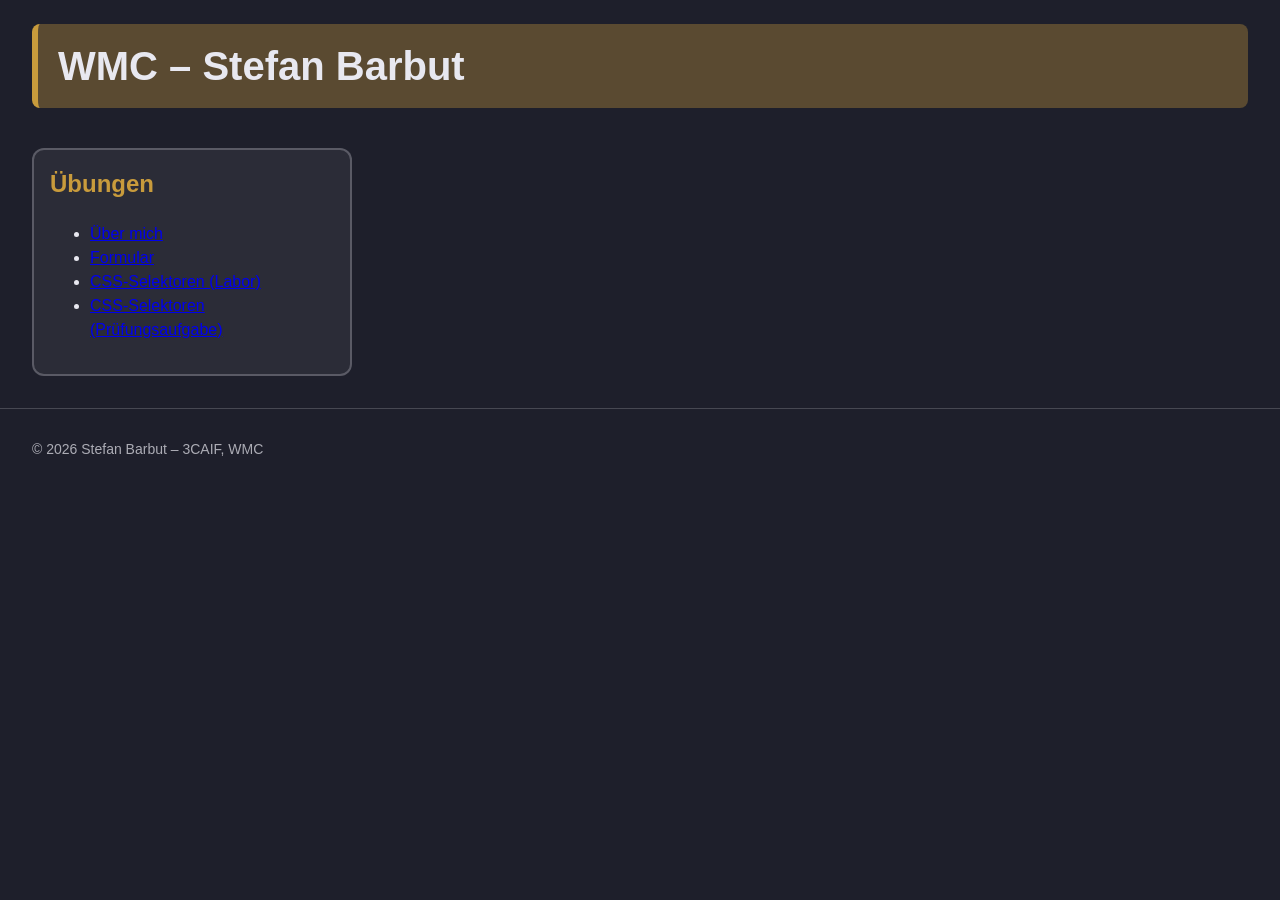
<file: index.html>
<!DOCTYPE html>
<html lang="de">
<head>
    <meta charset="UTF-8">
    <meta name="viewport" content="width=device-width, initial-scale=1.0">
    <title>WMC – Stefan Barbut</title>
    <link rel="stylesheet" href="style.css">
</head>
<body>
    <header>
        <h1>WMC – Stefan Barbut</h1>
    </header>

    <main class="inhalt">
        <section class="karte">
            <h2>Übungen</h2>
            <ul>
                <li><a href="mini-uebung/index.html">Über mich</a></li>
                <li><a href="formular-uebung/index.html">Formular</a></li>
                <li><a href="css-selektoren/demo.html">CSS-Selektoren (Labor)</a></li>
                <li><a href="css-selektoren/loesung.html">CSS-Selektoren (Prüfungsaufgabe)</a></li>
            </ul>
        </section>
    </main>

    <footer>
        <p>&copy; 2026 Stefan Barbut – 3CAIF, WMC</p>
    </footer>
</body>
</html>
</file>
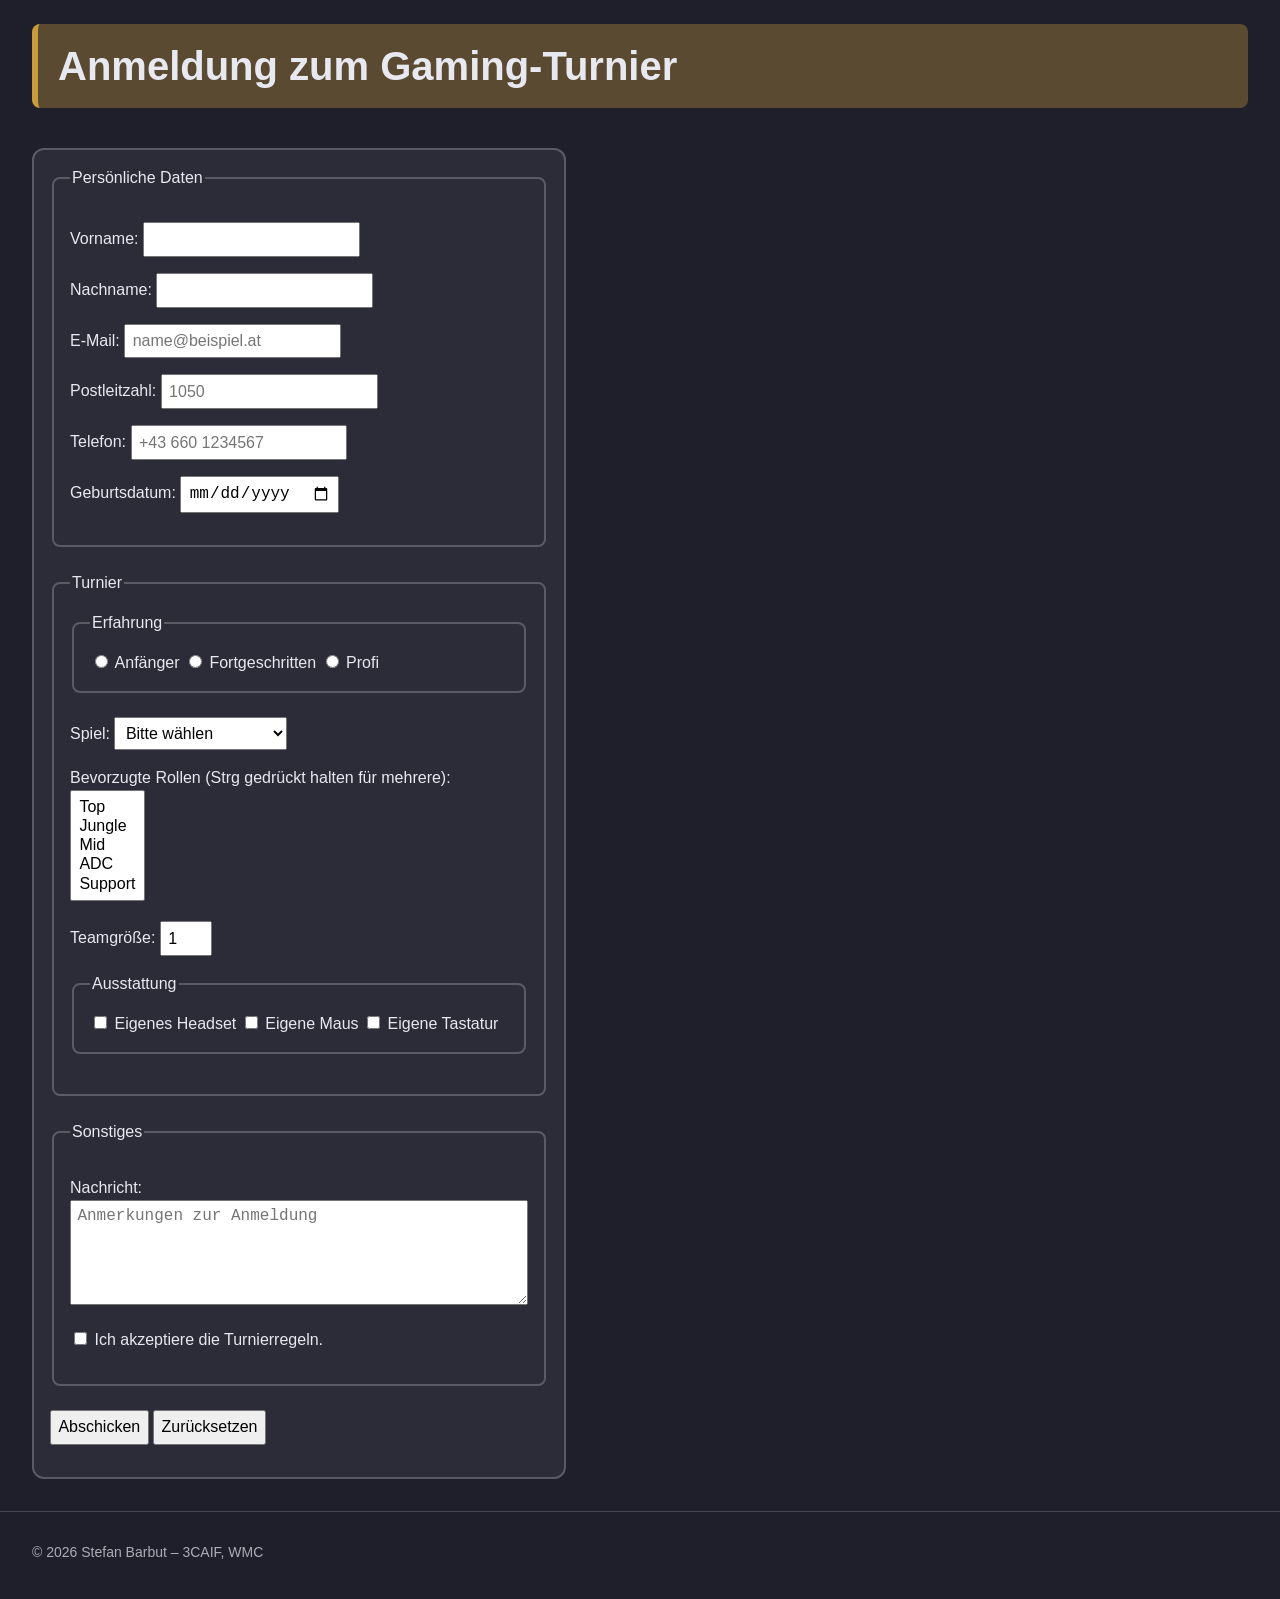
<file: formular-uebung/index.html>
<!DOCTYPE html>
<html lang="de">
<head>
    <meta charset="UTF-8">
    <meta name="viewport" content="width=device-width, initial-scale=1.0">
    <title>Formular-Übung – Stefan Barbut</title>
    <link rel="stylesheet" href="../style.css">
</head>
<body>
    <header>
        <h1>Anmeldung zum Gaming-Turnier</h1>
    </header>

    <main class="inhalt">
        <!-- mailto: öffnet den Mailclient, ?subject= setzt den Betreff -->
        <form class="karte formular" action="mailto:stefan.barbut@outlook.com?subject=Anmeldung%20Gaming-Turnier" method="post" enctype="text/plain">

            <fieldset>
                <legend>Persönliche Daten</legend>

                <!-- Texteingabe (Pflichtfeld) -->
                <p>
                    <label for="vorname">Vorname:</label>
                    <input type="text" id="vorname" name="vorname" required>
                </p>
                <p>
                    <label for="nachname">Nachname:</label>
                    <input type="text" id="nachname" name="nachname" required>
                </p>

                <!-- Weiteres Eingabefeld: E-Mail (Pflichtfeld) -->
                <p>
                    <label for="email">E-Mail:</label>
                    <input type="email" id="email" name="email" placeholder="name@beispiel.at" required>
                </p>

                <!-- Pattern-Matching: Postleitzahl mit genau 4 Ziffern -->
                <p>
                    <label for="plz">Postleitzahl:</label>
                    <input type="text" id="plz" name="plz" pattern="[0-9]{4}" title="Genau 4 Ziffern, z. B. 1050" placeholder="1050" required>
                </p>

                <!-- Pattern-Matching: Telefonnummer -->
                <p>
                    <label for="telefon">Telefon:</label>
                    <input type="tel" id="telefon" name="telefon" pattern="\+?[0-9 ]{7,15}" title="7 bis 15 Ziffern, optional mit + am Anfang" placeholder="+43 660 1234567">
                </p>

                <!-- Weiteres Eingabefeld: Datum -->
                <p>
                    <label for="geburtsdatum">Geburtsdatum:</label>
                    <input type="date" id="geburtsdatum" name="geburtsdatum" required>
                </p>
            </fieldset>

            <fieldset>
                <legend>Turnier</legend>

                <!-- Radiobuttons: gleicher name = eine Gruppe, eigener value = eine Option -->
                <fieldset>
                    <legend>Erfahrung</legend>
                    <input type="radio" id="anfaenger" name="erfahrung" value="Anfaenger" required>
                    <label for="anfaenger">Anfänger</label>
                    <input type="radio" id="fortgeschritten" name="erfahrung" value="Fortgeschritten">
                    <label for="fortgeschritten">Fortgeschritten</label>
                    <input type="radio" id="profi" name="erfahrung" value="Profi">
                    <label for="profi">Profi</label>
                </fieldset>

                <!-- Dropdown -->
                <p>
                    <label for="spiel">Spiel:</label>
                    <select id="spiel" name="spiel" required>
                        <option value="">Bitte wählen</option>
                        <option value="League of Legends">League of Legends</option>
                        <option value="Valorant">Valorant</option>
                        <option value="Rocket League">Rocket League</option>
                        <option value="Geometry Dash">Geometry Dash</option>
                    </select>
                </p>

                <!-- Mehrfachauswahl -->
                <p>
                    <label for="rollen">Bevorzugte Rollen (Strg gedrückt halten für mehrere):</label><br>
                    <select id="rollen" name="rollen" multiple size="5">
                        <option value="Top">Top</option>
                        <option value="Jungle">Jungle</option>
                        <option value="Mid">Mid</option>
                        <option value="ADC">ADC</option>
                        <option value="Support">Support</option>
                    </select>
                </p>

                <!-- Weiteres Eingabefeld: Zahl -->
                <p>
                    <label for="teamgroesse">Teamgröße:</label>
                    <input type="number" id="teamgroesse" name="teamgroesse" min="1" max="5" value="1">
                </p>

                <!-- Checkboxen -->
                <fieldset>
                    <legend>Ausstattung</legend>
                    <input type="checkbox" id="headset" name="ausstattung" value="Headset">
                    <label for="headset">Eigenes Headset</label>
                    <input type="checkbox" id="maus" name="ausstattung" value="Maus">
                    <label for="maus">Eigene Maus</label>
                    <input type="checkbox" id="tastatur" name="ausstattung" value="Tastatur">
                    <label for="tastatur">Eigene Tastatur</label>
                </fieldset>
            </fieldset>

            <fieldset>
                <legend>Sonstiges</legend>

                <!-- Mehrzeiliges Textfeld -->
                <p>
                    <label for="nachricht">Nachricht:</label><br>
                    <textarea id="nachricht" name="nachricht" rows="5" cols="40" placeholder="Anmerkungen zur Anmeldung"></textarea>
                </p>

                <!-- Checkbox als Pflichtfeld -->
                <p>
                    <input type="checkbox" id="regeln" name="regeln" value="akzeptiert" required>
                    <label for="regeln">Ich akzeptiere die Turnierregeln.</label>
                </p>
            </fieldset>

            <p>
                <button type="submit">Abschicken</button>
                <button type="reset">Zurücksetzen</button>
            </p>
        </form>
    </main>

    <footer>
        <p>&copy; 2026 Stefan Barbut – 3CAIF, WMC</p>
    </footer>
</body>
</html>
</file>
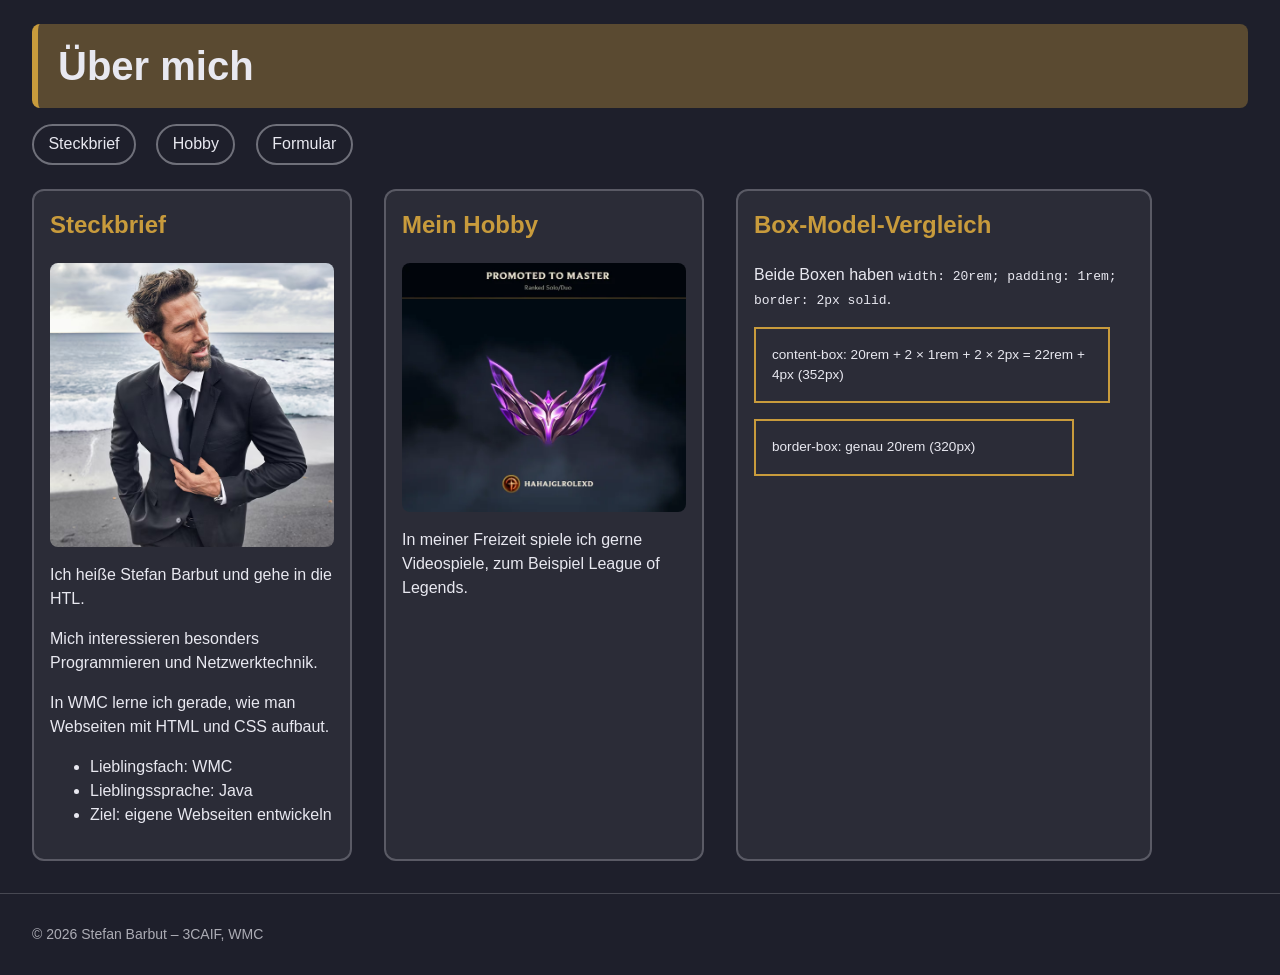
<file: mini-uebung/index.html>
<!DOCTYPE html>
<html lang="de">
<head>
    <meta charset="UTF-8">
    <meta name="viewport" content="width=device-width, initial-scale=1.0">
    <title>Über mich – Stefan Barbut</title>
    <link rel="stylesheet" href="../style.css">
</head>
<body>
    <header>
        <h1>Über mich</h1>
        <nav>
            <a href="#steckbrief">Steckbrief</a>
            <a href="#hobby">Hobby</a>
            <a href="../formular-uebung/index.html">Formular</a>
        </nav>
    </header>

    <main class="inhalt">
        <article id="steckbrief" class="karte">
            <h2>Steckbrief</h2>
            <img src="bilder/profilbild.avif" alt="Porträtfoto von Stefan Barbut" class="bild">
            <p>Ich heiße Stefan Barbut und gehe in die HTL.</p>
            <p>Mich interessieren besonders Programmieren und Netzwerktechnik.</p>
            <p>In WMC lerne ich gerade, wie man Webseiten mit HTML und CSS aufbaut.</p>
            <ul>
                <li>Lieblingsfach: WMC</li>
                <li>Lieblingssprache: Java</li>
                <li>Ziel: eigene Webseiten entwickeln</li>
            </ul>
        </article>

        <aside id="hobby" class="karte">
            <h2>Mein Hobby</h2>
            <img src="bilder/hobby.webp" alt="Screenshot aus dem Spiel League of Legends" class="bild">
            <p>In meiner Freizeit spiele ich gerne Videospiele, zum Beispiel League of Legends.</p>
        </aside>

        <section class="karte box-demo">
            <h2>Box-Model-Vergleich</h2>
            <p>Beide Boxen haben <code>width: 20rem; padding: 1rem; border: 2px solid</code>.</p>
            <div class="demo content-box">content-box: 20rem + 2 × 1rem + 2 × 2px = 22rem + 4px (352px)</div>
            <div class="demo border-box">border-box: genau 20rem (320px)</div>
        </section>
    </main>

    <footer>
        <p>&copy; 2026 Stefan Barbut – 3CAIF, WMC</p>
    </footer>
</body>
</html>
</file>
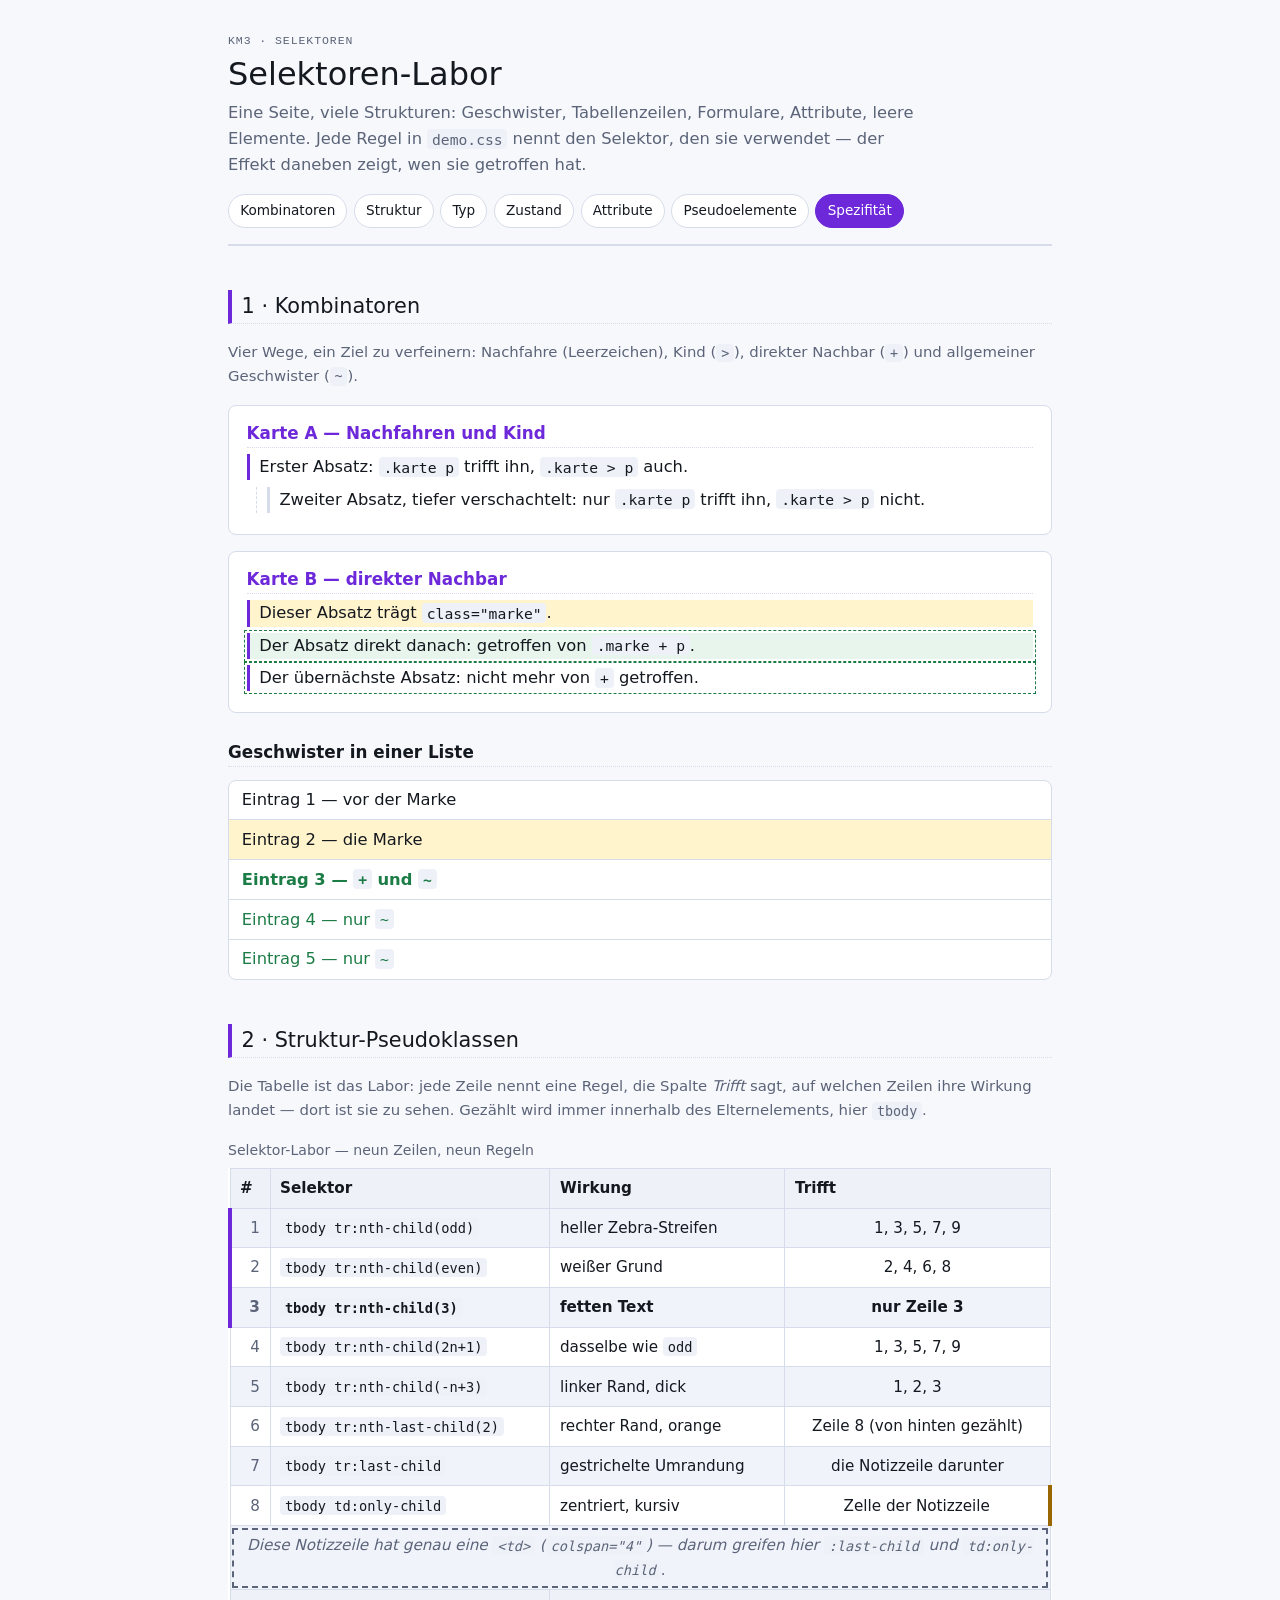
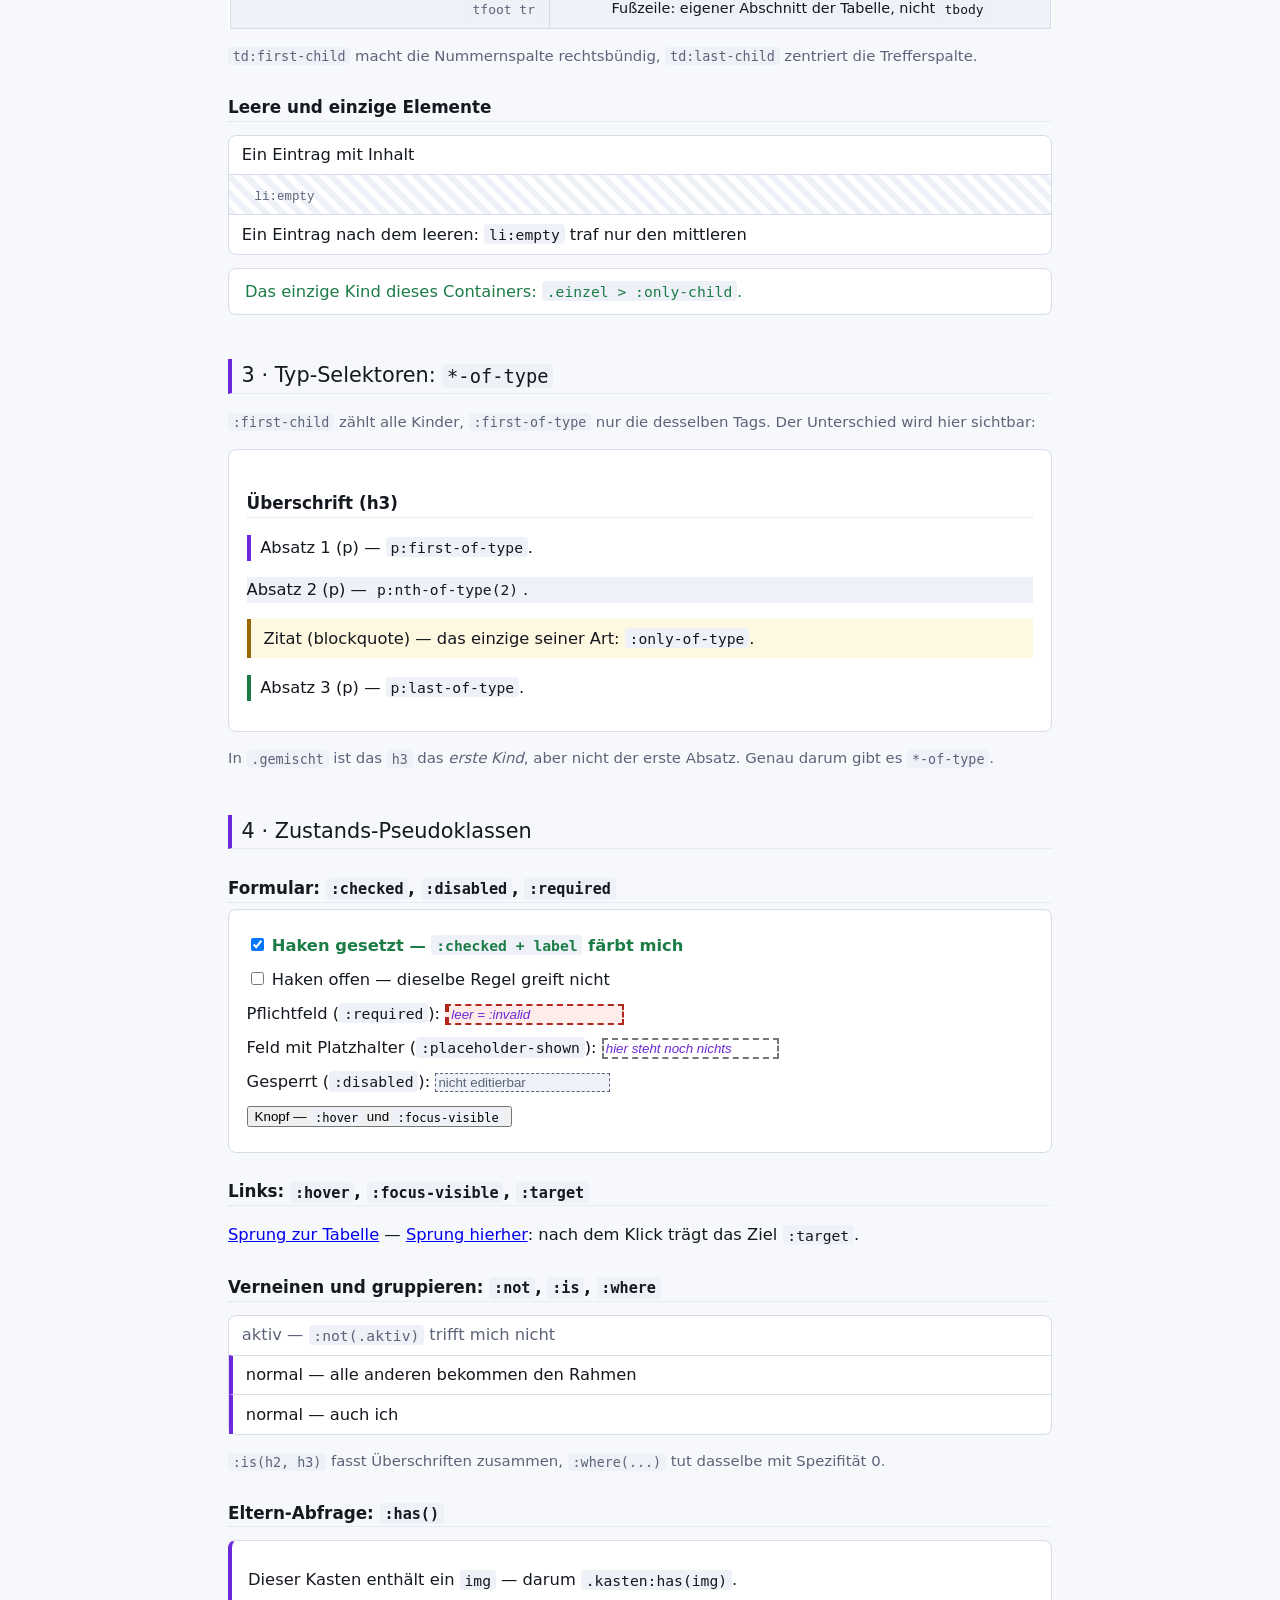
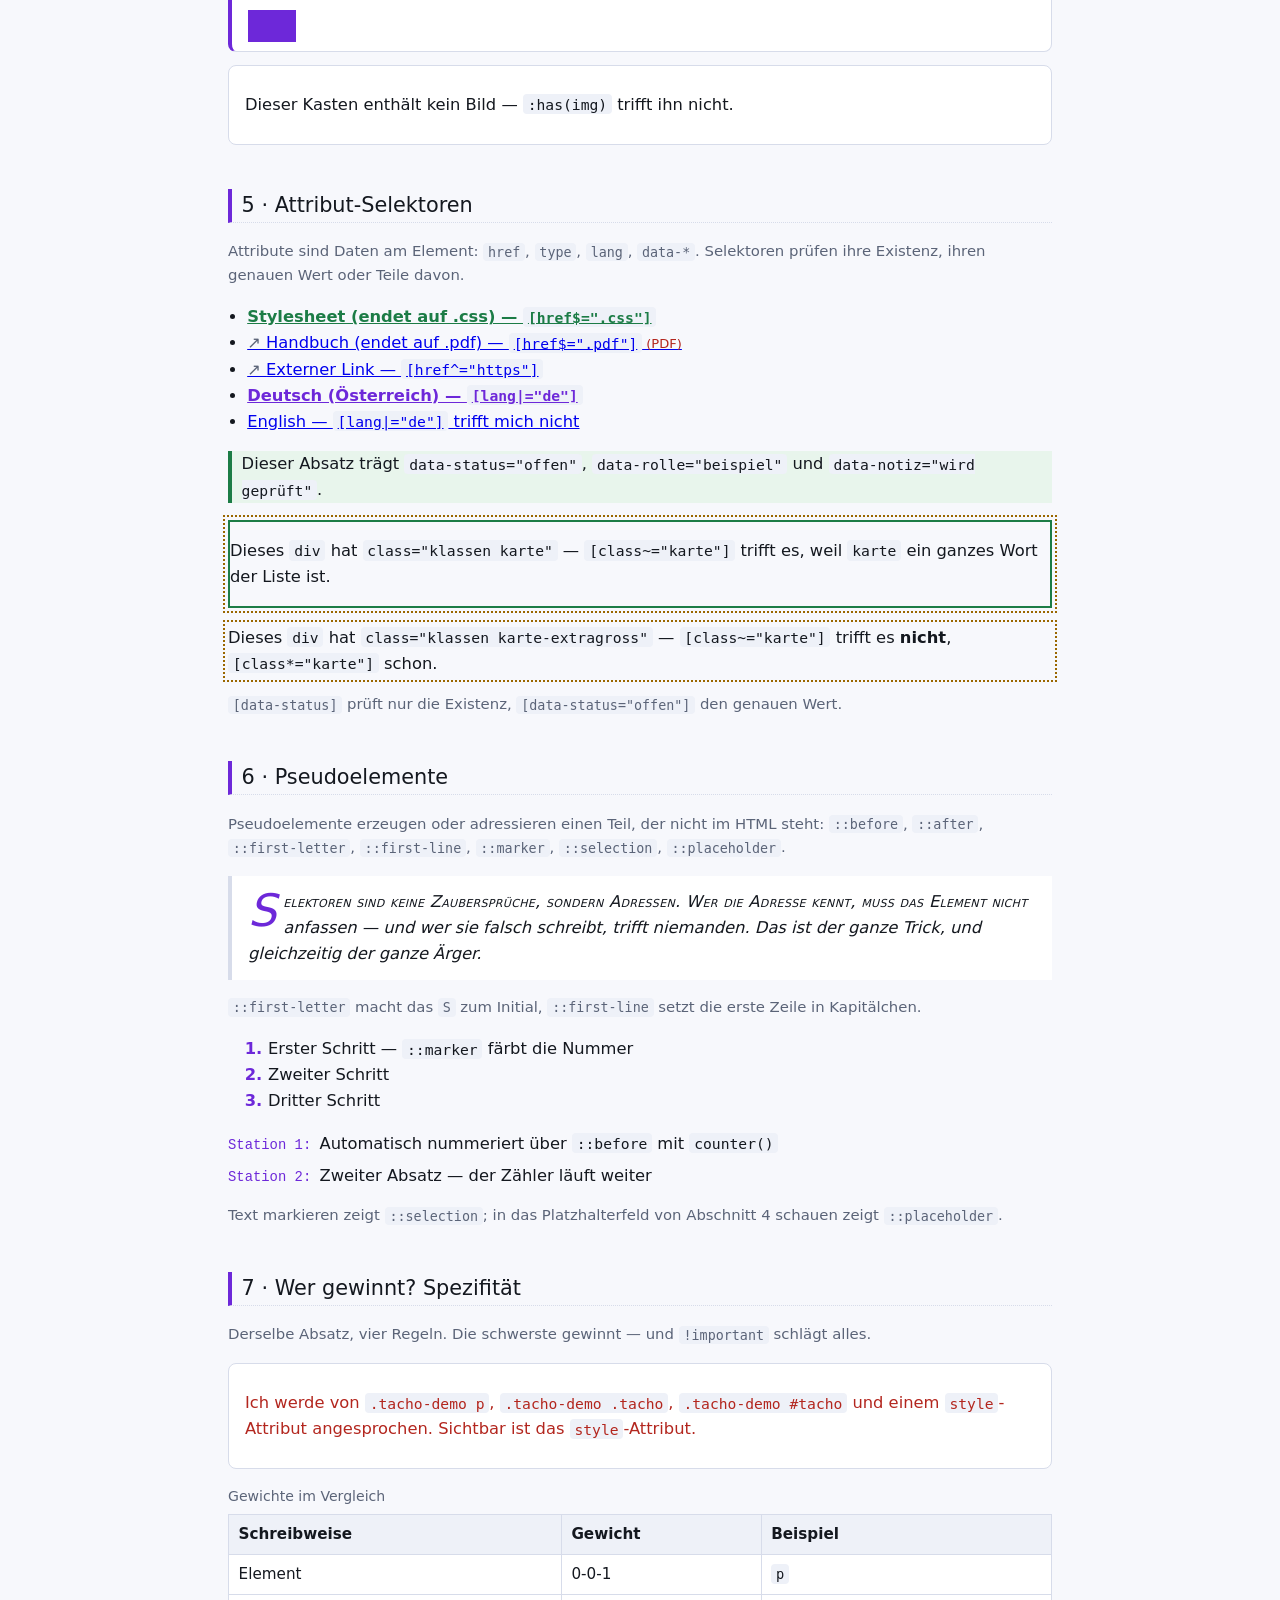
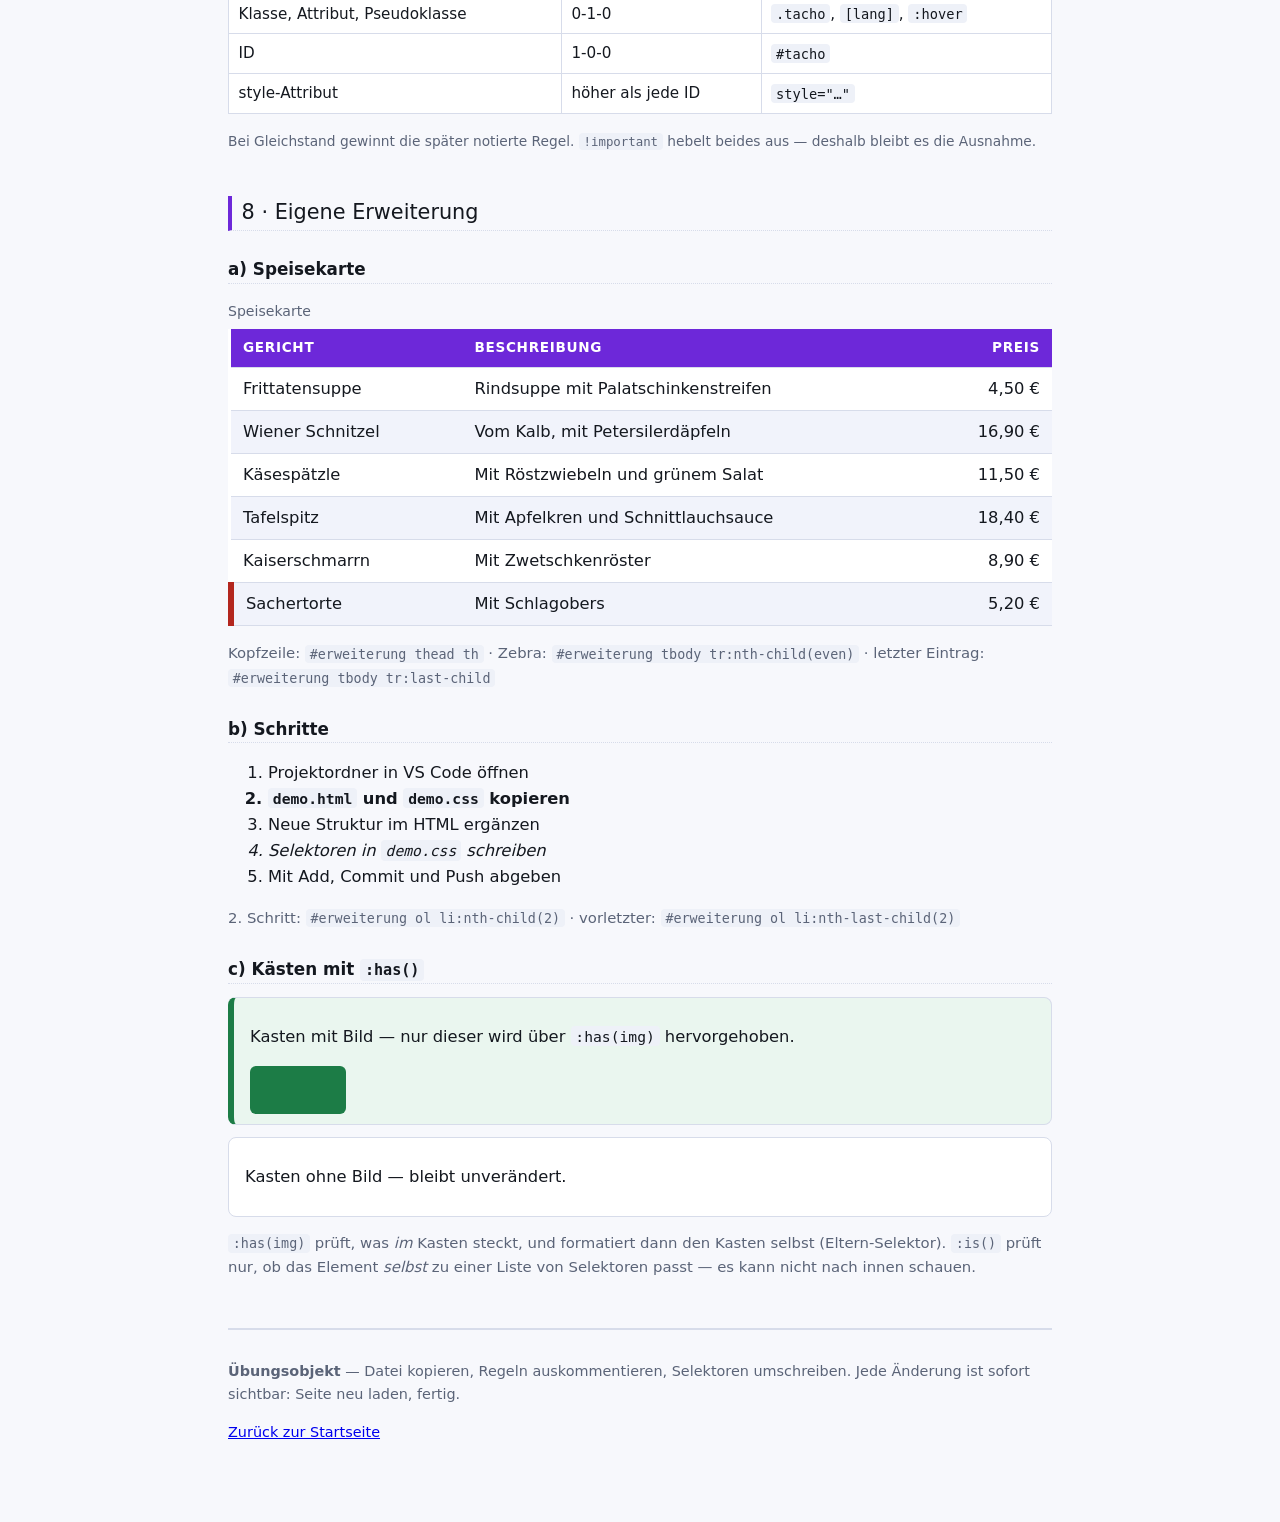
<file: css-selektoren/demo.html>
<!DOCTYPE html>
<html lang="de">
<head>
    <meta charset="UTF-8">
    <meta name="viewport" content="width=device-width, initial-scale=1.0">
    <title>Selektoren-Labor — jede Regel trifft genau, was sie soll</title>
    <link rel="stylesheet" href="demo.css">
</head>
<body>

<!-- ===================================================================
     Diese Seite ist das Übungsobjekt: lauter Strukturen, an denen sich
     jede Selektoren-Art zeigen lässt. demo.css daneben enthält zu jeder
     Regel einen Kommentar mit dem Selektor und seiner Wirkung.
     Vorgehen: DevTools öffnen (F12) → Elements → Element anklicken →
     rechts unter „Styles" sieht man, welche Regel greift. Regel in
     demo.css auskommentieren → Effekt verschwindet.
     =================================================================== -->

<header class="seite">
    <p class="kicker">KM3 · Selektoren</p>
    <h1>Selektoren-Labor</h1>
    <p class="intro">
        Eine Seite, viele Strukturen: Geschwister, Tabellenzeilen, Formulare,
        Attribute, leere Elemente. Jede Regel in <code>demo.css</code> nennt
        den Selektor, den sie verwendet — der Effekt daneben zeigt, wen sie
        getroffen hat.
    </p>
    <nav class="wegweiser" aria-label="Abschnitte">
        <a href="#kombinatoren">Kombinatoren</a>
        <a href="#struktur">Struktur</a>
        <a href="#typ">Typ</a>
        <a href="#zustand">Zustand</a>
        <a href="#attribute">Attribute</a>
        <a href="#pseudo">Pseudoelemente</a>
        <a href="#spezifitaet">Spezifität</a>
    </nav>
</header>

<main>

<!-- ===== Kombinatoren ===== -->
<section id="kombinatoren">
    <h2>1 · Kombinatoren</h2>
    <p class="hinweis">
        Vier Wege, ein Ziel zu verfeinern: Nachfahre (Leerzeichen),
        Kind (<code>&gt;</code>), direkter Nachbar (<code>+</code>) und
        allgemeiner Geschwister (<code>~</code>).
    </p>

    <article class="karte">
        <h3>Karte A — Nachfahren und Kind</h3>
        <p>Erster Absatz: <code>.karte p</code> trifft ihn, <code>.karte &gt; p</code> auch.</p>
        <div class="innen">
            <p>Zweiter Absatz, tiefer verschachtelt: nur <code>.karte p</code> trifft ihn,
                <code>.karte &gt; p</code> nicht.</p>
        </div>
    </article>

    <article class="karte">
        <h3>Karte B — direkter Nachbar</h3>
        <p class="marke">Dieser Absatz trägt <code>class="marke"</code>.</p>
        <p>Der Absatz direkt danach: getroffen von <code>.marke + p</code>.</p>
        <p>Der übernächste Absatz: nicht mehr von <code>+</code> getroffen.</p>
    </article>

    <h3>Geschwister in einer Liste</h3>
    <ul class="liste">
        <li>Eintrag 1 — vor der Marke</li>
        <li class="marke">Eintrag 2 — die Marke</li>
        <li>Eintrag 3 — <code>+</code> und <code>~</code></li>
        <li>Eintrag 4 — nur <code>~</code></li>
        <li>Eintrag 5 — nur <code>~</code></li>
    </ul>
</section>

<!-- ===== Struktur ===== -->
<section id="struktur">
    <h2>2 · Struktur-Pseudoklassen</h2>
    <p class="hinweis">
        Die Tabelle ist das Labor: jede Zeile nennt eine Regel, die Spalte
        <em>Trifft</em> sagt, auf welchen Zeilen ihre Wirkung landet — dort
        ist sie zu sehen. Gezählt wird immer innerhalb des Elternelements,
        hier <code>tbody</code>.
    </p>

    <table class="labor">
        <caption>Selektor-Labor — neun Zeilen, neun Regeln</caption>
        <thead>
            <tr>
                <th scope="col">#</th>
                <th scope="col">Selektor</th>
                <th scope="col">Wirkung</th>
                <th scope="col">Trifft</th>
            </tr>
        </thead>
        <tbody>
            <tr>
                <td>1</td>
                <td><code>tbody tr:nth-child(odd)</code></td>
                <td>heller Zebra-Streifen</td>
                <td>1, 3, 5, 7, 9</td>
            </tr>
            <tr>
                <td>2</td>
                <td><code>tbody tr:nth-child(even)</code></td>
                <td>weißer Grund</td>
                <td>2, 4, 6, 8</td>
            </tr>
            <tr>
                <td>3</td>
                <td><code>tbody tr:nth-child(3)</code></td>
                <td>fetten Text</td>
                <td>nur Zeile 3</td>
            </tr>
            <tr>
                <td>4</td>
                <td><code>tbody tr:nth-child(2n+1)</code></td>
                <td>dasselbe wie <code>odd</code></td>
                <td>1, 3, 5, 7, 9</td>
            </tr>
            <tr>
                <td>5</td>
                <td><code>tbody tr:nth-child(-n+3)</code></td>
                <td>linker Rand, dick</td>
                <td>1, 2, 3</td>
            </tr>
            <tr>
                <td>6</td>
                <td><code>tbody tr:nth-last-child(2)</code></td>
                <td>rechter Rand, orange</td>
                <td>Zeile 8 (von hinten gezählt)</td>
            </tr>
            <tr>
                <td>7</td>
                <td><code>tbody tr:last-child</code></td>
                <td>gestrichelte Umrandung</td>
                <td>die Notizzeile darunter</td>
            </tr>
            <tr>
                <td>8</td>
                <td><code>tbody td:only-child</code></td>
                <td>zentriert, kursiv</td>
                <td>Zelle der Notizzeile</td>
            </tr>
            <tr>
                <td colspan="4">Diese Notizzeile hat genau eine <code>&lt;td&gt;</code> (<code>colspan="4"</code>) — darum greifen hier <code>:last-child</code> und <code>td:only-child</code>.</td>
            </tr>
        </tbody>
        <tfoot>
            <tr>
                <td colspan="2"><code>tfoot tr</code></td>
                <td colspan="2">Fußzeile: eigener Abschnitt der Tabelle, nicht <code>tbody</code></td>
            </tr>
        </tfoot>
    </table>

    <p class="hinweis">
        <code>td:first-child</code> macht die Nummernspalte rechtsbündig,
        <code>td:last-child</code> zentriert die Trefferspalte.
    </p>

    <h3>Leere und einzige Elemente</h3>
    <ul class="liste">
        <li>Ein Eintrag mit Inhalt</li>
        <li class="leer"></li>
        <li>Ein Eintrag nach dem leeren: <code>li:empty</code> traf nur den mittleren</li>
    </ul>
    <div class="einzel">
        <p>Das einzige Kind dieses Containers: <code>.einzel &gt; :only-child</code>.</p>
    </div>
</section>

<!-- ===== Typ ===== -->
<section id="typ">
    <h2>3 · Typ-Selektoren: <code>*-of-type</code></h2>
    <p class="hinweis">
        <code>:first-child</code> zählt alle Kinder, <code>:first-of-type</code>
        nur die desselben Tags. Der Unterschied wird hier sichtbar:
    </p>

    <article class="gemischt">
        <h3>Überschrift (h3)</h3>
        <p>Absatz 1 (p) — <code>p:first-of-type</code>.</p>
        <p>Absatz 2 (p) — <code>p:nth-of-type(2)</code>.</p>
        <blockquote>Zitat (blockquote) — das einzige seiner Art: <code>:only-of-type</code>.</blockquote>
        <p>Absatz 3 (p) — <code>p:last-of-type</code>.</p>
    </article>

    <p class="hinweis">
        In <code>.gemischt</code> ist das <code>h3</code> das
        <em>erste Kind</em>, aber nicht der erste Absatz. Genau darum gibt es
        <code>*-of-type</code>.
    </p>
</section>

<!-- ===== Zustand ===== -->
<section id="zustand">
    <h2>4 · Zustands-Pseudoklassen</h2>

    <h3>Formular: <code>:checked</code>, <code>:disabled</code>, <code>:required</code></h3>
    <form class="formular">
        <p class="feld">
            <input type="checkbox" id="demo-haken" checked>
            <label for="demo-haken">Haken gesetzt — <code>:checked + label</code> färbt mich</label>
        </p>
        <p class="feld">
            <input type="checkbox" id="demo-haken-2">
            <label for="demo-haken-2">Haken offen — dieselbe Regel greift nicht</label>
        </p>
        <p class="feld">
            <label for="demo-text">Pflichtfeld (<code>:required</code>):</label>
            <input type="text" id="demo-text" required placeholder="leer = :invalid">
        </p>
        <p class="feld">
            <label for="demo-text-2">Feld mit Platzhalter (<code>:placeholder-shown</code>):</label>
            <input type="text" id="demo-text-2" placeholder="hier steht noch nichts">
        </p>
        <p class="feld">
            <label for="demo-gesperrt">Gesperrt (<code>:disabled</code>):</label>
            <input type="text" id="demo-gesperrt" value="nicht editierbar" disabled>
        </p>
        <p class="feld">
            <button type="button">Knopf — <code>:hover</code> und <code>:focus-visible</code></button>
        </p>
    </form>

    <h3>Links: <code>:hover</code>, <code>:focus-visible</code>, <code>:target</code></h3>
    <p>
        <a href="#struktur">Sprung zur Tabelle</a> —
        <a href="#zustand">Sprung hierher</a>: nach dem Klick trägt das Ziel
        <code>:target</code>.
    </p>

    <h3>Verneinen und gruppieren: <code>:not</code>, <code>:is</code>, <code>:where</code></h3>
    <ul class="liste auswahl">
        <li class="aktiv">aktiv — <code>:not(.aktiv)</code> trifft mich nicht</li>
        <li>normal — alle anderen bekommen den Rahmen</li>
        <li>normal — auch ich</li>
    </ul>
    <p class="hinweis">
        <code>:is(h2, h3)</code> fasst Überschriften zusammen,
        <code>:where(...)</code> tut dasselbe mit Spezifität 0.
    </p>

    <h3>Eltern-Abfrage: <code>:has()</code></h3>
    <div class="kasten">
        <p>Dieser Kasten enthält ein <code>img</code> — darum <code>.kasten:has(img)</code>.</p>
        <img src="data:image/svg+xml,%3Csvg%20xmlns='http://www.w3.org/2000/svg'%20width='48'%20height='32'%3E%3Crect%20width='48'%20height='32'%20fill='%236d28d9'/%3E%3C/svg%3E"
             alt="Platzhalterbild" width="48" height="32">
    </div>
    <div class="kasten">
        <p>Dieser Kasten enthält kein Bild — <code>:has(img)</code> trifft ihn nicht.</p>
    </div>
</section>

<!-- ===== Attribute ===== -->
<section id="attribute">
    <h2>5 · Attribut-Selektoren</h2>
    <p class="hinweis">
        Attribute sind Daten am Element: <code>href</code>, <code>type</code>,
        <code>lang</code>, <code>data-*</code>. Selektoren prüfen ihre
        Existenz, ihren genauen Wert oder Teile davon.
    </p>

    <ul class="links">
        <li><a href="demo.css">Stylesheet (endet auf .css) — <code>[href$=".css"]</code></a></li>
        <li><a href="https://example.org/handbuch.pdf">Handbuch (endet auf .pdf) — <code>[href$=".pdf"]</code></a></li>
        <li><a href="https://example.org/">Externer Link — <code>[href^="https"]</code></a></li>
        <li><a href="#attribute" lang="de-AT">Deutsch (Österreich) — <code>[lang|="de"]</code></a></li>
        <li><a href="#attribute" lang="en">English — <code>[lang|="de"]</code> trifft mich nicht</a></li>
    </ul>

    <p class="daten" data-status="offen" data-rolle="beispiel" data-notiz="wird geprüft">
        Dieser Absatz trägt <code>data-status="offen"</code>,
        <code>data-rolle="beispiel"</code> und
        <code>data-notiz="wird geprüft"</code>.
    </p>

    <div class="klassen karte">
        <p>Dieses <code>div</code> hat <code>class="klassen karte"</code> —
            <code>[class~="karte"]</code> trifft es, weil <code>karte</code>
            ein ganzes Wort der Liste ist.</p>
    </div>
    <div class="klassen karte-extragross">
        <p>Dieses <code>div</code> hat <code>class="klassen karte-extragross"</code> —
            <code>[class~="karte"]</code> trifft es <strong>nicht</strong>,
            <code>[class*="karte"]</code> schon.</p>
    </div>

    <p class="hinweis">
        <code>[data-status]</code> prüft nur die Existenz,
        <code>[data-status="offen"]</code> den genauen Wert.
    </p>
</section>

<!-- ===== Pseudoelemente ===== -->
<section id="pseudo">
    <h2>6 · Pseudoelemente</h2>
    <p class="hinweis">
        Pseudoelemente erzeugen oder adressieren einen Teil, der nicht im HTML
        steht: <code>::before</code>, <code>::after</code>, <code>::first-letter</code>,
        <code>::first-line</code>, <code>::marker</code>, <code>::selection</code>,
        <code>::placeholder</code>.
    </p>

    <blockquote class="zitat">
        Selektoren sind keine Zaubersprüche, sondern Adressen. Wer die Adresse
        kennt, muss das Element nicht anfassen — und wer sie falsch schreibt,
        trifft niemanden. Das ist der ganze Trick, und gleichzeitig der ganze
        Ärger.
    </blockquote>
    <p class="hinweis">
        <code>::first-letter</code> macht das <code>S</code> zum Initial,
        <code>::first-line</code> setzt die erste Zeile in Kapitälchen.
    </p>

    <ol class="schritte">
        <li>Erster Schritt — <code>::marker</code> färbt die Nummer</li>
        <li>Zweiter Schritt</li>
        <li>Dritter Schritt</li>
    </ol>

    <p class="zaehler">Automatisch nummeriert über <code>::before</code> mit <code>counter()</code></p>
    <p class="zaehler">Zweiter Absatz — der Zähler läuft weiter</p>

    <p class="hinweis">
        Text markieren zeigt <code>::selection</code>; in das Platzhalterfeld
        von Abschnitt 4 schauen zeigt <code>::placeholder</code>.
    </p>
</section>

<!-- ===== Spezifität ===== -->
<section id="spezifitaet">
    <h2>7 · Wer gewinnt? Spezifität</h2>
    <p class="hinweis">
        Derselbe Absatz, vier Regeln. Die schwerste gewinnt — und
        <code>!important</code> schlägt alles.
    </p>

    <div class="tacho-demo">
        <p class="tacho" id="tacho" style="color: #b3261e;">
            Ich werde von <code>.tacho-demo p</code>, <code>.tacho-demo .tacho</code>,
            <code>.tacho-demo #tacho</code> und einem <code>style</code>-Attribut
            angesprochen. Sichtbar ist das <code>style</code>-Attribut.
        </p>
    </div>

    <table class="gewichte">
        <caption>Gewichte im Vergleich</caption>
        <thead>
            <tr><th scope="col">Schreibweise</th><th scope="col">Gewicht</th><th scope="col">Beispiel</th></tr>
        </thead>
        <tbody>
            <tr><td>Element</td><td>0-0-1</td><td><code>p</code></td></tr>
            <tr><td>Klasse, Attribut, Pseudoklasse</td><td>0-1-0</td><td><code>.tacho</code>, <code>[lang]</code>, <code>:hover</code></td></tr>
            <tr><td>ID</td><td>1-0-0</td><td><code>#tacho</code></td></tr>
            <tr><td>style-Attribut</td><td>höher als jede ID</td><td><code>style="…"</code></td></tr>
        </tbody>
    </table>
    <p class="fussnote">
        Bei Gleichstand gewinnt die später notierte Regel. <code>!important</code>
        hebelt beides aus — deshalb bleibt es die Ausnahme.
    </p>
</section>

<!-- ============================================ Beispiel 1 · Erweiterung
     Neue Struktur (Aufgabe KM3-04, Beispiel 1). Formatiert wird nur über
     Position und Struktur — keine Klassen/IDs an Zeilen oder Schritten.
     ===================================================================== -->
<section id="erweiterung">
    <h2>8 · Eigene Erweiterung</h2>

    <h3>a) Speisekarte</h3>
    <table>
        <caption>Speisekarte</caption>
        <thead>
            <tr><th scope="col">Gericht</th><th scope="col">Beschreibung</th><th scope="col">Preis</th></tr>
        </thead>
        <tbody>
            <tr><td>Frittatensuppe</td><td>Rindsuppe mit Palatschinkenstreifen</td><td>4,50 €</td></tr>
            <tr><td>Wiener Schnitzel</td><td>Vom Kalb, mit Petersilerdäpfeln</td><td>16,90 €</td></tr>
            <tr><td>Käsespätzle</td><td>Mit Röstzwiebeln und grünem Salat</td><td>11,50 €</td></tr>
            <tr><td>Tafelspitz</td><td>Mit Apfelkren und Schnittlauchsauce</td><td>18,40 €</td></tr>
            <tr><td>Kaiserschmarrn</td><td>Mit Zwetschkenröster</td><td>8,90 €</td></tr>
            <tr><td>Sachertorte</td><td>Mit Schlagobers</td><td>5,20 €</td></tr>
        </tbody>
    </table>
    <p class="hinweis">
        Kopfzeile: <code>#erweiterung thead th</code> ·
        Zebra: <code>#erweiterung tbody tr:nth-child(even)</code> ·
        letzter Eintrag: <code>#erweiterung tbody tr:last-child</code>
    </p>

    <h3>b) Schritte</h3>
    <ol>
        <li>Projektordner in VS Code öffnen</li>
        <li><code>demo.html</code> und <code>demo.css</code> kopieren</li>
        <li>Neue Struktur im HTML ergänzen</li>
        <li>Selektoren in <code>demo.css</code> schreiben</li>
        <li>Mit Add, Commit und Push abgeben</li>
    </ol>
    <p class="hinweis">
        2. Schritt: <code>#erweiterung ol li:nth-child(2)</code> ·
        vorletzter: <code>#erweiterung ol li:nth-last-child(2)</code>
    </p>

    <h3>c) Kästen mit <code>:has()</code></h3>
    <div class="kasten">
        <p>Kasten mit Bild — nur dieser wird über <code>:has(img)</code> hervorgehoben.</p>
        <img src="data:image/svg+xml,%3Csvg%20xmlns='http://www.w3.org/2000/svg'%20width='96'%20height='48'%3E%3Crect%20width='96'%20height='48'%20rx='6'%20fill='%231c7c46'/%3E%3C/svg%3E"
             alt="Grünes Platzhalterbild" width="96" height="48">
    </div>
    <div class="kasten">
        <p>Kasten ohne Bild — bleibt unverändert.</p>
    </div>
    <p class="hinweis">
        <code>:has(img)</code> prüft, was <em>im</em> Kasten steckt, und
        formatiert dann den Kasten selbst (Eltern-Selektor).
        <code>:is()</code> prüft nur, ob das Element <em>selbst</em> zu einer
        Liste von Selektoren passt — es kann nicht nach innen schauen.
    </p>
</section>

</main>

<footer class="seite">
    <p>
        <strong>Übungsobjekt</strong> — Datei kopieren, Regeln auskommentieren,
        Selektoren umschreiben. Jede Änderung ist sofort sichtbar:
        Seite neu laden, fertig.
    </p>
    <p><a href="../index.html">Zurück zur Startseite</a></p>
</footer>

</body>
</html>
</file>
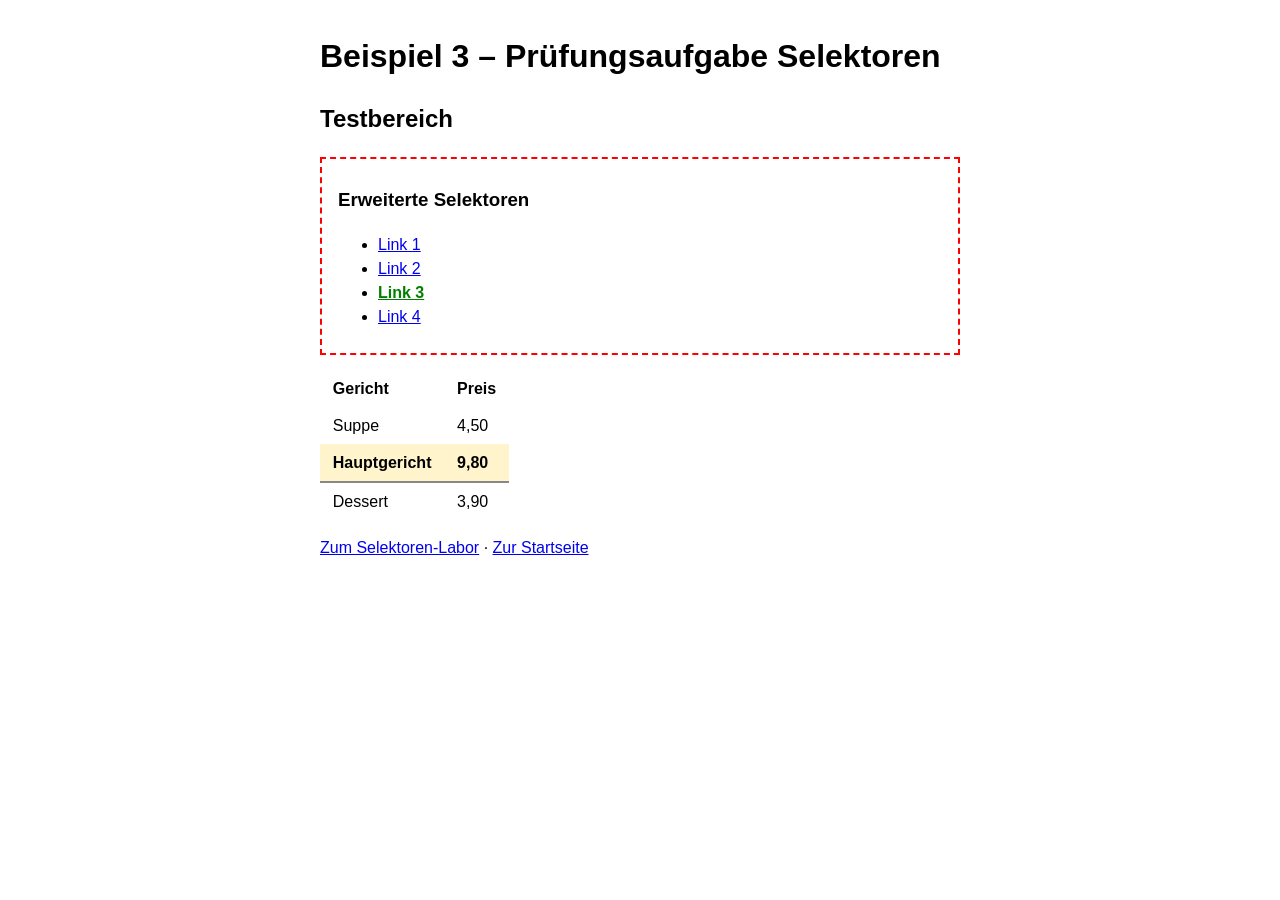
<file: css-selektoren/loesung.html>
<!DOCTYPE html>
<html lang="de">
<head>
    <meta charset="UTF-8">
    <meta name="viewport" content="width=device-width, initial-scale=1.0">
    <title>Beispiel 3 – Prüfungsaufgabe Selektoren</title>
    <link rel="stylesheet" href="loesung.css">
</head>
<body>
<header>
    <h1>Beispiel 3 – Prüfungsaufgabe Selektoren</h1>
</header>
<main>
    <!-- Ausschnitt aus der Angabe — unverändert übernommen -->
    <article class="testbereich">
        <h2>Testbereich</h2>

        <section data-topic="css-adv-selectors">
            <h3>Erweiterte Selektoren</h3>
            <ul>
                <li><a href="#">Link 1</a></li>
                <li><a href="#">Link 2</a></li>
                <li><a href="#">Link 3</a></li>
                <li><a href="#">Link 4</a></li>
            </ul>
        </section>

        <table class="preise">
            <tr><th>Gericht</th><th>Preis</th></tr>
            <tr><td>Suppe</td><td>4,50</td></tr>
            <tr><td>Hauptgericht</td><td>9,80</td></tr>
            <tr><td>Dessert</td><td>3,90</td></tr>
        </table>
    </article>
</main>
<footer>
    <p><a href="demo.html">Zum Selektoren-Labor</a> · <a href="../index.html">Zur Startseite</a></p>
</footer>
</body>
</html>
</file>
<file: style.css>
/* ===== Grundeinstellungen ===== */

/* box-sizing: border-box -> width beinhaltet padding und border */
*,
*::before,
*::after {
    box-sizing: border-box;
}

html {
    font-size: 100%; /* 1rem = 16px (Browser-Standard) */
}

body {
    margin: 0;
    background-color: #1e1f2b;
    color: #e8e8f0;
    font-family: Arial, Helvetica, sans-serif;
    line-height: 1.5; /* einheitenlos: relativ zur Schriftgröße */
}

/* ===== Header & Navigation ===== */

header {
    padding: 1.5rem 2rem;
}

/* Überschrift mit rgba()-Hintergrund */
h1 {
    margin: 0 0 1rem;
    padding: 0.75rem 1.25rem;
    background-color: rgba(200, 155, 60, 0.35);
    border-left: 0.4rem solid rgb(200, 155, 60);
    border-radius: 0.5rem;
    font-size: 2.5rem;
}

nav a {
    display: inline-block;
    margin-right: 1rem;
    padding: 0.4em 0.9em; /* em: relativ zur Schriftgröße des Links */
    color: #e8e8f0;
    text-decoration: none;
    border: 2px solid rgba(232, 232, 240, 0.4);
    border-radius: 2rem;
}

nav a:hover {
    background-color: rgba(232, 232, 240, 0.15);
}

/* ===== Inhalt ===== */

.inhalt {
    display: flex;
    flex-wrap: wrap;
    gap: 2rem;
    max-width: 75rem;
    padding: 0 2rem 2rem;
}

/* Kartendesign: Box-Model mit margin, border, padding */
.karte {
    width: 20rem;
    padding: 1rem;
    border: 2px solid rgba(232, 232, 240, 0.25);
    border-radius: 0.75rem;
    background-color: rgba(255, 255, 255, 0.06);
}

.karte h2 {
    margin-top: 0;
    color: rgb(200, 155, 60);
}

/* Prozent: Bild füllt immer die Breite der Karte */
.bild {
    display: block;
    width: 100%;
    height: auto;
    margin-bottom: 1rem;
    border-radius: 0.5rem;
}

/* Formular-Seite: breitere Karte, Textlänge in ch begrenzt */
.formular {
    width: 100%;
    max-width: 60ch;
}

.formular fieldset {
    margin-bottom: 1.5rem;
    padding: 1rem;
    border: 2px solid rgba(232, 232, 240, 0.25);
    border-radius: 0.5rem;
}

.formular input,
.formular select,
.formular textarea,
.formular button {
    padding: 0.4rem;
    font-size: 1rem;
}

.formular textarea {
    width: 100%;
}

/* ===== Box-Model-Vergleich ===== */

.box-demo {
    width: 26rem;
}

.demo {
    width: 20rem;
    padding: 1rem;
    border: 2px solid rgb(200, 155, 60);
    margin-bottom: 1rem;
    font-size: 0.85rem;
}

.content-box {
    box-sizing: content-box; /* alte Berechnung: 20rem + padding + border */
}

.border-box {
    box-sizing: border-box;
}

/* ===== Footer ===== */

footer {
    padding: 1rem 2rem;
    border-top: 1px solid rgba(232, 232, 240, 0.2);
    font-size: 0.875rem;
    color: rgba(232, 232, 240, 0.7);
}
</file>
<file: css-selektoren/demo.css>
/* ===================================================================
   Selektoren-Labor — Stylesheet zur Demo-Seite.

   Aufbau: Abschnitte in derselben Reihenfolge wie demo.html. Über jeder
   Regel steht der Selektor, der hier etwas zeigt, und was er bewirkt.
   Alle Effekte sind absichtlich grob sichtbar: farbige Ränder, Flächen,
   Fettschrift. Wer eine Regel auskommentiert, sieht sofort, wen sie
   getroffen hat.

   Kein Framework, keine externen Dateien: nur diese eine CSS-Datei.
   =================================================================== */

:root {
    --text: #14181f;
    --muted: #5b6478;
    --line: #d7dcea;
    --bg: #f7f8fc;
    --panel: #ffffff;
    --tint: #eef1f8;
    --zebra: #f1f3fb;
    --accent: #6d28d9;
    --ok: #1c7c46;
    --warn: #9a6700;
    --err: #b3261e;
}

* { box-sizing: border-box; }

/* body — Grundlesbarkeit; die Demo ist bewusst hell (Projektion + Ausdruck) */
body {
    max-width: 54rem;
    margin: 0 auto;
    padding: 2rem 1.25rem 4rem;
    font-family: "Segoe UI", system-ui, -apple-system, sans-serif;
    font-size: 1.02rem;
    line-height: 1.6;
    color: var(--text);
    background: var(--bg);
}

/* code — Monospace auf hellem Grund, damit Selektoren ins Auge fallen */
code {
    font-family: "Cascadia Code", Consolas, "DejaVu Sans Mono", monospace;
    font-size: 0.9em;
    background: var(--tint);
    padding: 0.1rem 0.3rem;
    border-radius: 4px;
}

/* ------------------------------------------------------------- Grundriss */

/* h2 — Abschnittsüberschriften mit Akzentkante */
h2 {
    margin-top: 2.75rem;
    padding-left: 0.6rem;
    border-left: 4px solid var(--accent);
    font-size: 1.3rem;
    font-weight: 500;
}

/* h3 — Zwischenüberschriften */
h3 {
    margin: 1.6rem 0 0.4rem;
    font-size: 1.05rem;
}

/* .kicker — kleine Vorzeile im Seitenkopf */
.kicker {
    margin: 0;
    font-family: "Cascadia Code", Consolas, monospace;
    font-size: 0.72rem;
    text-transform: uppercase;
    letter-spacing: 0.08em;
    color: var(--muted);
}

/* header.seite, footer.seite — Kopf und Fuß der Seite */
header.seite {
    border-bottom: 2px solid var(--line);
    padding-bottom: 1rem;
    margin-bottom: 1.5rem;
}

footer.seite {
    margin-top: 3rem;
    border-top: 2px solid var(--line);
    padding-top: 1rem;
    color: var(--muted);
    font-size: 0.9rem;
}

/* h1 — nur eine Hauptüberschrift, groß genug für den Beamer */
h1 {
    margin: 0.3rem 0 0.4rem;
    font-size: 2rem;
    font-weight: 500;
    line-height: 1.2;
}

/* .intro — Einleitungssatz */
.intro {
    max-width: 44rem;
    margin: 0 0 1rem;
    color: var(--muted);
}

/* .hinweis — graue Erklärzeile unter einem Beispiel */
.hinweis {
    color: var(--muted);
    font-size: 0.93rem;
}

/* .fussnote — Kleingedrucktes */
.fussnote {
    color: var(--muted);
    font-size: 0.86rem;
}

/* section:target — die angesprungene Sektion bekommt einen Farbstreifen */
section:target {
    background: linear-gradient(90deg, var(--tint), transparent 70%);
    outline: 1px dashed var(--line);
}

/* -------------------------------------------------- Navigation (Kopf) */

/* nav.wegweiser — Sprungmarken als Chips */
.wegweiser {
    display: flex;
    flex-wrap: wrap;
    gap: 0.4rem;
}

/* nav.wegweiser a — jeder Chip */
.wegweiser a {
    padding: 0.3rem 0.7rem;
    border: 1px solid var(--line);
    border-radius: 999px;
    background: var(--panel);
    color: var(--text);
    text-decoration: none;
    font-size: 0.85rem;
}

/* nav.wegweiser a:hover, a:focus-visible — Rückmeldung für Maus und Tastatur */
.wegweiser a:hover {
    border-color: var(--accent);
    color: var(--accent);
}

.wegweiser a:focus-visible {
    outline: 3px solid var(--accent);
    outline-offset: 2px;
}

/* nav.wegweiser a:last-child — der letzte Chip hebt sich ab */
.wegweiser a:last-child {
    background: var(--accent);
    color: #ffffff;
    border-color: var(--accent);
}

/* ------------------------------------------------ 1 · Kombinatoren */

/* .karte — Container der Beispiele */
article.karte {
    background: var(--panel);
    border: 1px solid var(--line);
    border-radius: 8px;
    padding: 0.9rem 1.1rem;
    margin: 1rem 0;
}

/* .karte h3 — Nachfahre: jede h3 irgendwo in der Karte */
article.karte h3 {
    margin-top: 0;
    color: var(--accent);
}

/* .karte p — Nachfahre: JEDER Absatz, egal wie tief */
article.karte p {
    margin: 0.4rem 0;
    padding-left: 0.6rem;
    border-left: 3px solid var(--line);
}

/* .karte > p — Kind: nur Absätze, die direkt in der Karte liegen.
   Der verschachtelte Absatz in .innen behält darum den grauen Rand. */
article.karte > p {
    border-left-color: var(--accent);
}

/* .innen — der Verschachtelungs-Kasten */
.innen {
    margin-left: 0.6rem;
    padding-left: 0.6rem;
    border-left: 1px dashed var(--line);
}

/* .marke — das markierte Element, von dem aus Geschwister zählen */
.marke {
    background: #fff4cc;
}

/* .marke + p — direkter Nachbar: nur der EINE Absatz danach */
.marke + p {
    background: #e8f5ec;
    border-left-color: var(--ok);
}

/* .marke ~ p — allgemeiner Geschwister: ALLE Absätze danach */
.marke ~ p {
    outline: 1px dashed var(--ok);
    outline-offset: 2px;
}

/* .liste — Ausgangsliste für die Geschwister-Regeln */
.liste {
    list-style: none;
    margin: 0.8rem 0;
    padding: 0;
    border: 1px solid var(--line);
    border-radius: 8px;
    background: var(--panel);
}

/* .liste li — jeder Eintrag */
.liste li {
    padding: 0.4rem 0.8rem;
}

/* .liste li + li — jeder Eintrag, der einen Vorgänger hat */
.liste li + li {
    border-top: 1px solid var(--line);
}

/* .liste li.marke + li — nur der direkte Nachfolger der Marke */
.liste li.marke + li {
    font-weight: 700;
}

/* .liste li.marke ~ li — alle Nachfolger der Marke */
.liste li.marke ~ li {
    color: var(--ok);
}

/* --------------------------------------------------- 2 · Struktur */

/* table.labor — die Tabelle als Zielscheibe; volle Breite, klares Gitter */
table.labor {
    width: 100%;
    margin: 1rem 0;
    border-collapse: collapse;
    background: var(--panel);
    font-size: 0.95rem;
}

/* caption — Tabellenbeschriftung, links über der Tabelle */
table.labor caption {
    caption-side: top;
    text-align: left;
    padding-bottom: 0.4rem;
    color: var(--muted);
    font-size: 0.88rem;
}

/* table.labor th, table.labor td — Zellenraster */
table.labor th,
table.labor td {
    border: 1px solid var(--line);
    padding: 0.45rem 0.6rem;
    text-align: left;
    vertical-align: top;
}

/* table.labor th — Kopfzellen */
table.labor th {
    background: var(--tint);
}

/* table.labor tbody tr:nth-child(odd) — jede ungerade Zeile im tbody */
table.labor tbody tr:nth-child(odd) {
    background: var(--zebra);
}

/* table.labor tbody tr:nth-child(even) — jede gerade Zeile im tbody */
table.labor tbody tr:nth-child(even) {
    background: var(--panel);
}

/* table.labor tbody tr:nth-child(3) — die dritte Zeile, fetter Text */
table.labor tbody tr:nth-child(3) {
    font-weight: 700;
}

/* table.labor tbody tr:nth-child(2n+1) — dasselbe wie "odd": 2n+1 = 1, 3, 5, 7 …
   Die Regel steht hier, damit man die Schreibweisen vergleichen kann. */
table.labor tbody tr:nth-child(2n+1) {
    background: var(--zebra);
}

/* table.labor tbody tr:nth-child(-n+3) — die ersten drei Zeilen (3, 2, 1) */
table.labor tbody tr:nth-child(-n+3) {
    border-left: 4px solid var(--accent);
}

/* table.labor tbody tr:nth-last-child(2) — die vorletzte Zeile, von hinten gezählt */
table.labor tbody tr:nth-last-child(2) {
    border-right: 4px solid var(--warn);
}

/* tbody tr:last-child — die letzte Zeile im tbody */
table.labor tbody tr:last-child {
    outline: 2px dashed var(--muted);
    outline-offset: -4px;
}

/* tbody td:only-child — eine Zelle, die das einzige Kind ihrer Zeile ist
   (die Zeile mit colspan="4"). Steht vor den Spaltenregeln, damit
   td:last-child die Ausrichtung danach überschreiben kann. */
table.labor tbody td:only-child {
    text-align: center;
    font-style: italic;
    color: var(--muted);
}

/* td:first-child — die erste Zelle jeder Zeile: Nummernspalte, rechtsbündig */
table.labor td:first-child {
    text-align: right;
    color: var(--muted);
    width: 2.5rem;
}

/* td:last-child — die letzte Zelle jeder Zeile: Trefferspalte, zentriert */
table.labor td:last-child {
    text-align: center;
}

/* tfoot tr — die Fußzeile der Tabelle, eigener Abschnitt */
table.labor tfoot tr {
    background: var(--tint);
    font-size: 0.9rem;
}

/* li.leer:empty — ein Element ohne jeden Inhalt (auch ohne Leerzeichen) */
li.leer:empty {
    min-height: 1.6rem;
    background: repeating-linear-gradient(45deg, var(--tint), var(--tint) 6px, var(--panel) 6px, var(--panel) 12px);
}

/* li.leer:empty::after — Beschriftung nur über CSS, das Element bleibt leer */
li.leer:empty::after {
    content: "li:empty";
    margin-left: 0.8rem;
    font-family: "Cascadia Code", Consolas, monospace;
    font-size: 0.78rem;
    color: var(--muted);
}

/* .einzel > :only-child — das einzige Kind seines Containers */
.einzel {
    border: 1px solid var(--line);
    border-radius: 8px;
    padding: 0.6rem 1rem;
    background: var(--panel);
}

.einzel > :only-child {
    margin: 0;
    color: var(--ok);
}

/* -------------------------------------------------------- 3 · Typ */

/* .gemischt — Container für die *-of-type-Demo */
.gemischt {
    background: var(--panel);
    border: 1px solid var(--line);
    border-radius: 8px;
    padding: 0.9rem 1.1rem;
}

/* .gemischt p:first-of-type — der erste Absatz, obwohl oben eine h3 steht */
.gemischt p:first-of-type {
    border-left: 4px solid var(--accent);
    padding-left: 0.6rem;
}

/* .gemischt p:nth-of-type(2) — der zweite Absatz */
.gemischt p:nth-of-type(2) {
    background: var(--tint);
}

/* .gemischt p:last-of-type — der letzte Absatz */
.gemischt p:last-of-type {
    border-left: 4px solid var(--ok);
    padding-left: 0.6rem;
}

/* .gemischt blockquote:only-of-type — das einzige blockquote im Container */
.gemischt blockquote:only-of-type {
    margin: 0.6rem 0;
    padding: 0.4rem 0.8rem;
    border-left: 4px solid var(--warn);
    background: #fff8e1;
}

/* ---------------------------------------------------- 4 · Zustand */

/* .formular — Formularblock */
.formular {
    background: var(--panel);
    border: 1px solid var(--line);
    border-radius: 8px;
    padding: 0.9rem 1.1rem;
}

/* .feld — eine Zeile im Formular */
.feld {
    margin: 0.5rem 0;
}

/* .formular input:checked + label — nur das Label des gesetzten Hakens */
.formular input:checked + label {
    color: var(--ok);
    font-weight: 700;
}

/* input:disabled — gesperrte Felder sind grau und gestrichelt */
input:disabled {
    background: var(--tint);
    border: 1px dashed var(--muted);
    color: var(--muted);
    cursor: not-allowed;
}

/* input:required — Pflichtfelder tragen eine rote Kante */
input:required {
    border-left: 4px solid var(--err);
}

/* input:invalid — ein leeres Pflichtfeld ist sofort ungültig */
input:invalid {
    border-color: var(--err);
    background: #fdecea;
}

/* input:placeholder-shown — Feld zeigt noch seinen Platzhalter */
input:placeholder-shown {
    border-style: dashed;
}

/* button:hover — Rückmeldung auf Mauszeiger */
button:hover {
    background: var(--accent);
    color: #ffffff;
    border-color: var(--accent);
}

/* button:focus-visible — Tastaturfokus, klar sichtbar */
button:focus-visible {
    outline: 3px solid var(--accent);
    outline-offset: 2px;
}

/* .auswahl li:not(.aktiv) — alle Einträge außer dem aktiven */
.auswahl li:not(.aktiv) {
    border-left: 4px solid var(--accent);
}

/* .auswahl li.aktiv — der aktive Eintrag bleibt unmarkiert */
.auswahl li.aktiv {
    color: var(--muted);
}

/* .kasten — Container für die :has()-Demo */
.kasten {
    margin: 0.8rem 0;
    padding: 0.6rem 1rem;
    background: var(--panel);
    border: 1px solid var(--line);
    border-radius: 8px;
}

/* .kasten:has(img) — Kasten MIT Bild bekommt die Akzentkante */
.kasten:has(img) {
    border-left: 4px solid var(--accent);
}

/* .kasten img — Bild im Kasten */
.kasten img {
    display: block;
    margin-top: 0.4rem;
}

/* -------------------------------------------------- 5 · Attribute */

/* .links — Liste der Link-Beispiele */
.links {
    padding-left: 1.2rem;
}

/* a[href$=".css"] — Link, dessen Ziel auf .css endet */
a[href$=".css"] {
    font-weight: 700;
    color: var(--ok);
}

/* a[href$=".pdf"]::after — Zusatz nur über CSS, das HTML bleibt unverändert */
a[href$=".pdf"]::after {
    content: " (PDF)";
    font-size: 0.8em;
    color: var(--err);
}

/* a[href^="https"]::before — externe Links bekommen einen Pfeil */
a[href^="https"]::before {
    content: "↗ ";
    color: var(--muted);
}

/* a[lang|="de"] — Sprachcode "de" oder "de-…" (z. B. de-AT) */
a[lang|="de"] {
    font-weight: 700;
    color: var(--accent);
}

/* p[data-status] — Attribut vorhanden, Wert egal */
p[data-status] {
    padding-left: 0.6rem;
    border-left: 4px solid var(--ok);
}

/* p[data-status="offen"] — Attribut mit genau diesem Wert */
p[data-status="offen"] {
    background: #e8f5ec;
}

/* #attribute [class~="karte"] — "karte" muss ein ganzes Wort der Klassenliste sein */
#attribute [class~="karte"] {
    border: 2px solid var(--ok);
}

/* #attribute [class*="karte"] — "karte" darf irgendwo im Wert stecken */
#attribute [class*="karte"] {
    outline: 2px dotted var(--warn);
    outline-offset: 3px;
}

/* ----------------------------------------------- 6 · Pseudoelemente */

/* .zitat::first-letter — Initial des ersten Buchstabens */
.zitat::first-letter {
    float: left;
    font-size: 2.8rem;
    line-height: 0.9;
    padding: 0.1rem 0.4rem 0 0;
    color: var(--accent);
}

/* .zitat::first-line — die erste Zeile, hier in Kapitälchen */
.zitat::first-line {
    font-variant: small-caps;
    letter-spacing: 0.02em;
}

/* .zitat — der Zitatblock selbst */
.zitat {
    margin: 1rem 0;
    padding: 0.8rem 1rem;
    background: var(--panel);
    border-left: 4px solid var(--line);
    font-style: italic;
}

/* .schritte li::marker — Nummer oder Punkt der Liste */
.schritte li::marker {
    color: var(--accent);
    font-weight: 700;
}

/* #pseudo — Zähler für die .zaehler-Absätze */
#pseudo {
    counter-reset: zaehler;
}

/* .zaehler — jeder Absatz zählt eins weiter */
.zaehler {
    counter-increment: zaehler;
    margin: 0.4rem 0;
}

/* .zaehler::before — die Nummer kommt aus dem Zähler, nicht aus dem HTML */
.zaehler::before {
    content: "Station " counter(zaehler) ": ";
    font-family: "Cascadia Code", Consolas, monospace;
    font-size: 0.85em;
    color: var(--accent);
}

/* ::selection — Text, den man mit der Maus markiert */
::selection {
    background: var(--accent);
    color: #ffffff;
}

/* input::placeholder — der Platzhaltertext im Feld */
input::placeholder {
    color: var(--accent);
    font-style: italic;
}

/* ------------------------------------------------- 7 · Spezifität */

/* Dieselbe Regelkette, drei Gewichte — sichtbar wird die schwerste.
   Reihenfolge zum Ausprobieren:
   1. style-Attribut im HTML löschen  → .tacho-demo #tacho gewinnt (orange)
   2. .tacho-demo #tacho löschen      → .tacho gewinnt (blau)
   3. .tacho-demo .tacho löschen      → p gewinnt (grün) */

/* .tacho-demo — Container, damit nur dieser eine Absatz die Kette zeigt */
.tacho-demo {
    margin: 1rem 0;
    padding: 0.6rem 1rem;
    background: var(--panel);
    border: 1px solid var(--line);
    border-radius: 8px;
}

/* .tacho-demo p — Gewicht 0-1-1 (Klasse + Element) */
.tacho-demo p {
    color: var(--ok);
}

/* .tacho-demo .tacho — Gewicht 0-2-0, schlägt 0-1-1 */
.tacho-demo .tacho {
    color: #1f5fbf;
}

/* .tacho-demo #tacho — Gewicht 1-1-0, schlägt 0-2-0 */
.tacho-demo #tacho {
    color: var(--warn);
}

/* table.gewichte — die Gewichtstabelle */
table.gewichte {
    width: 100%;
    border-collapse: collapse;
    margin: 1rem 0;
    background: var(--panel);
    font-size: 0.95rem;
}

table.gewichte caption {
    caption-side: top;
    text-align: left;
    padding-bottom: 0.4rem;
    color: var(--muted);
    font-size: 0.88rem;
}

table.gewichte th,
table.gewichte td {
    border: 1px solid var(--line);
    padding: 0.45rem 0.6rem;
    text-align: left;
}

table.gewichte th {
    background: var(--tint);
}

/* main :is(h2, h3) — beide Überschriftentypen in EINEM Selektor;
   Gewicht 0-0-2 (main + der schwerste :is-Parameter). */
main :is(h2, h3) {
    border-bottom: 1px dotted var(--line);
}

/* :where(main) :where(h3) — gleiche Auswahl, aber Gewicht 0-0-0.
   Diese Regel steht später und verliert trotzdem: :where zählt nichts.
   Probier es: ersetze sie durch "main h3" — dann verschwindet die
   gepunktete Linie unter den h3. */
:where(main) :where(h3) {
    border-bottom: none;
}

/* ===================================================================
   8 · Eigene Erweiterung (Aufgabe KM3-04, Beispiel 1)
   Alles über Position/Struktur — keine Klassen an Zeilen oder Schritten.
   =================================================================== */

/* a) Speisekarte — Grundlayout */
#erweiterung table {
    width: 100%;
    border-collapse: collapse;
    margin: 1rem 0;
    background: var(--panel);
}

#erweiterung caption {
    caption-side: top;
    text-align: left;
    padding-bottom: 0.4rem;
    color: var(--muted);
    font-size: 0.88rem;
}

#erweiterung th,
#erweiterung td {
    padding: 0.5rem 0.75rem;
    border-bottom: 1px solid var(--line);
    text-align: left;
}

/* td:last-child — Preisspalte rechtsbündig */
#erweiterung th:last-child,
#erweiterung td:last-child {
    text-align: right;
    white-space: nowrap;
}

/* 1) thead th — Kopfzeile deutlich abgesetzt */
#erweiterung thead th {
    background: var(--accent);
    color: #ffffff;
    text-transform: uppercase;
    letter-spacing: 0.05em;
    font-size: 0.85rem;
}

/* 2) tbody tr:nth-child(even) — jede zweite Zeile hell hinterlegt */
#erweiterung tbody tr:nth-child(even) {
    background: var(--zebra);
}

/* 3) tbody tr:last-child — letzter Eintrag mit kräftigem linken Rand */
#erweiterung tbody tr:last-child {
    border-left: 6px solid var(--err);
}

/* b) li:nth-child(2) — der zweite Schritt fett */
#erweiterung ol li:nth-child(2) {
    font-weight: bold;
}

/* b) li:nth-last-child(2) — der vorletzte Schritt kursiv */
#erweiterung ol li:nth-last-child(2) {
    font-style: italic;
}

/* c) .kasten:has(img) — nur der Kasten MIT Bild */
#erweiterung .kasten:has(img) {
    border-left: 6px solid var(--ok);
    background: #eaf6ef;
}
</file>
<file: css-selektoren/loesung.css>
/* ===================================================================
   Beispiel 3 — Prüfungsaufgabe CSS-Selektoren
   Das HTML bleibt unverändert; alles läuft über Selektoren.
   =================================================================== */

/* Grundlesbarkeit (nicht Teil der Aufgabe) */
body {
    max-width: 40rem;
    margin: 2rem auto;
    padding: 0 1rem;
    font-family: Arial, Helvetica, sans-serif;
    line-height: 1.5;
}

table.preise {
    border-collapse: collapse; /* nötig, damit der Zeilenrahmen in c) sichtbar ist */
    margin-top: 1rem;
}

table.preise th,
table.preise td {
    padding: 0.4rem 0.8rem;
    text-align: left;
}

/* a) Alle section im article.testbereich, deren data-topic mit "css-adv"
      BEGINNT (^=): Rahmen 2px, gestrichelt, rot. */
article.testbereich section[data-topic^="css-adv"] {
    border: 2px dashed red;
    padding: 0.5rem 1rem;
}

/* b) Nur der DRITTE Listeneintrag dieser Sektion, darin nur der DIREKTE
      Link (>): grün und fett. transition sorgt für den weichen Wechsel. */
article.testbereich section[data-topic^="css-adv"] li:nth-child(3) > a {
    color: green;
    font-weight: bold;
    transition: color 1s;
}

/* b) Hover: Farbe wechselt in 1 Sekunde weich auf rot */
article.testbereich section[data-topic^="css-adv"] li:nth-child(3) > a:hover {
    color: red;
}

/* c) Zweite DATENzeile (Hauptgericht) hervorheben.
      Die Kopfzeile ist Zeile 1 → Hauptgericht ist tr:nth-child(3).
      (Der Browser legt alle tr automatisch in ein tbody, das ändert an
      der Zählung nichts.) */
table.preise tr:nth-child(3) {
    background: #fff4cc;
    font-weight: bold;
}

/* c) Letzte Zeile bekommt einen oberen Rahmen */
table.preise tr:last-child {
    border-top: 2px solid #888888;
}
</file>
